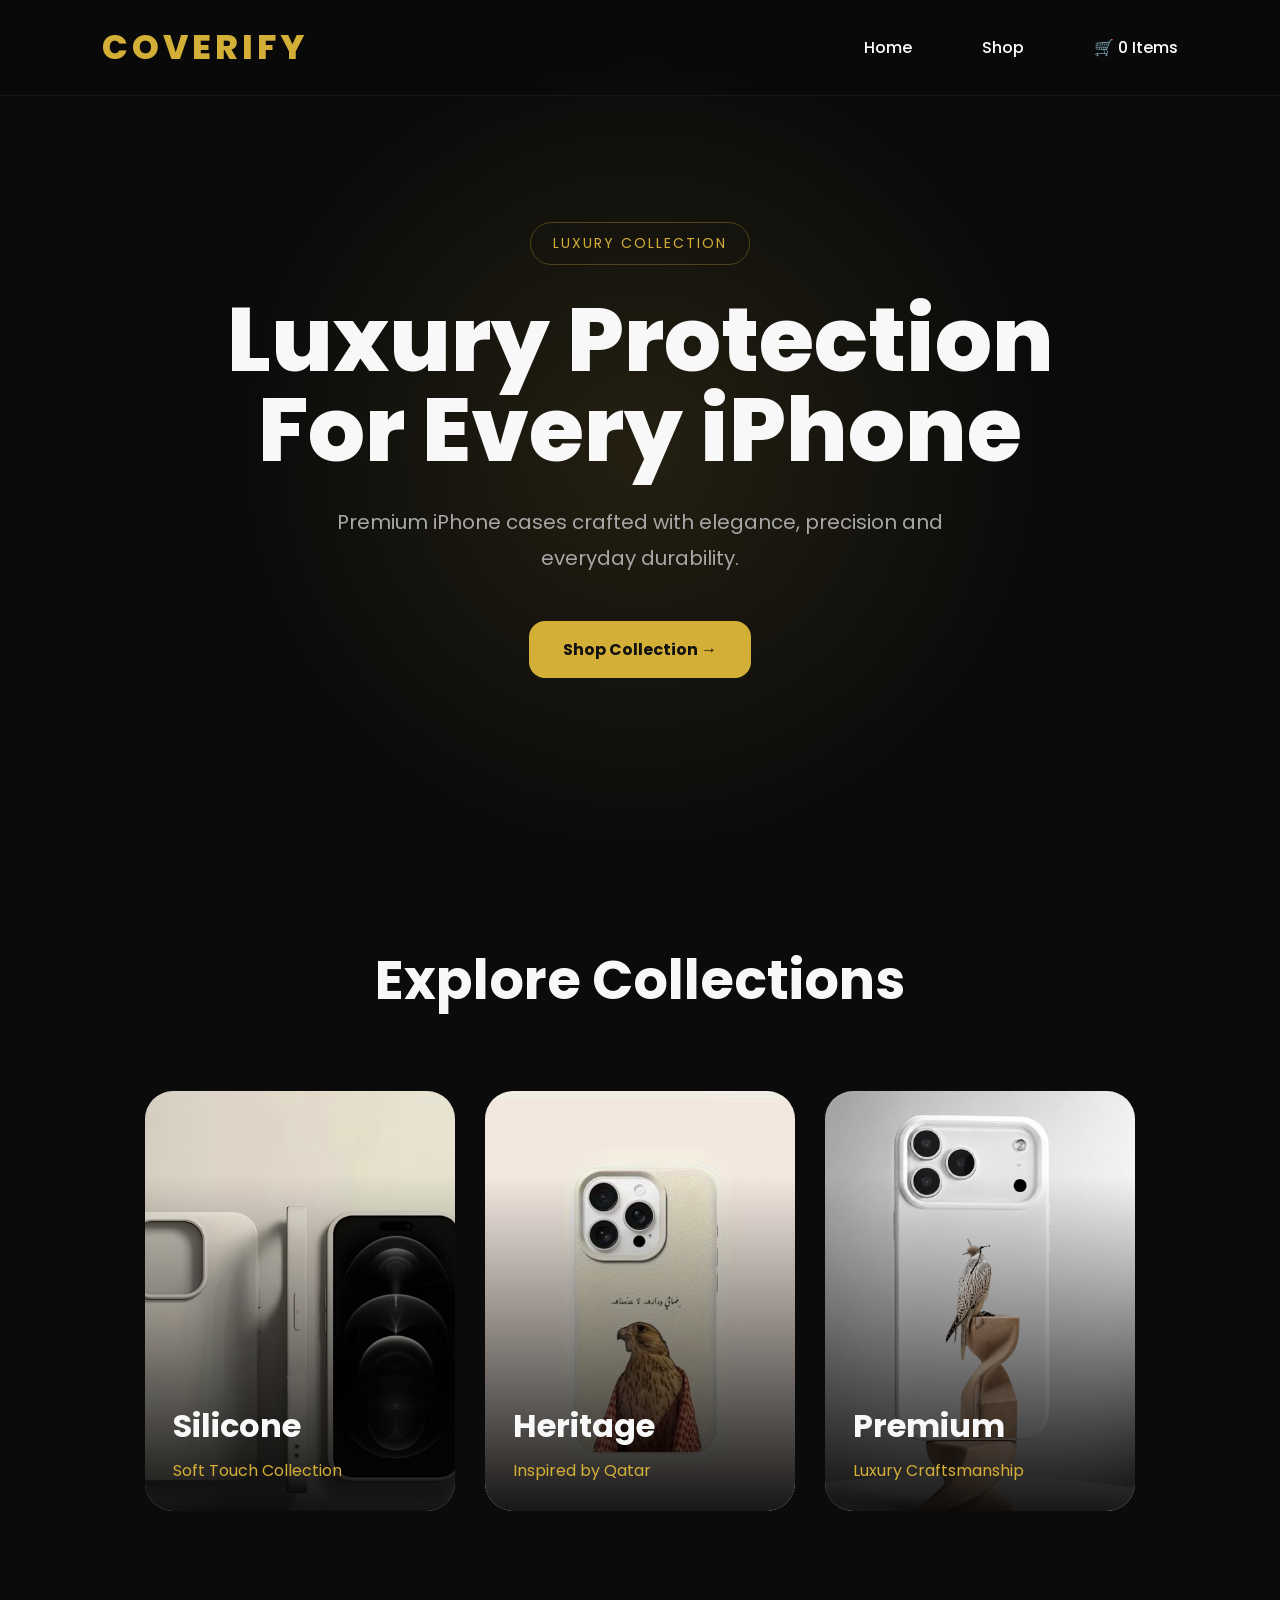
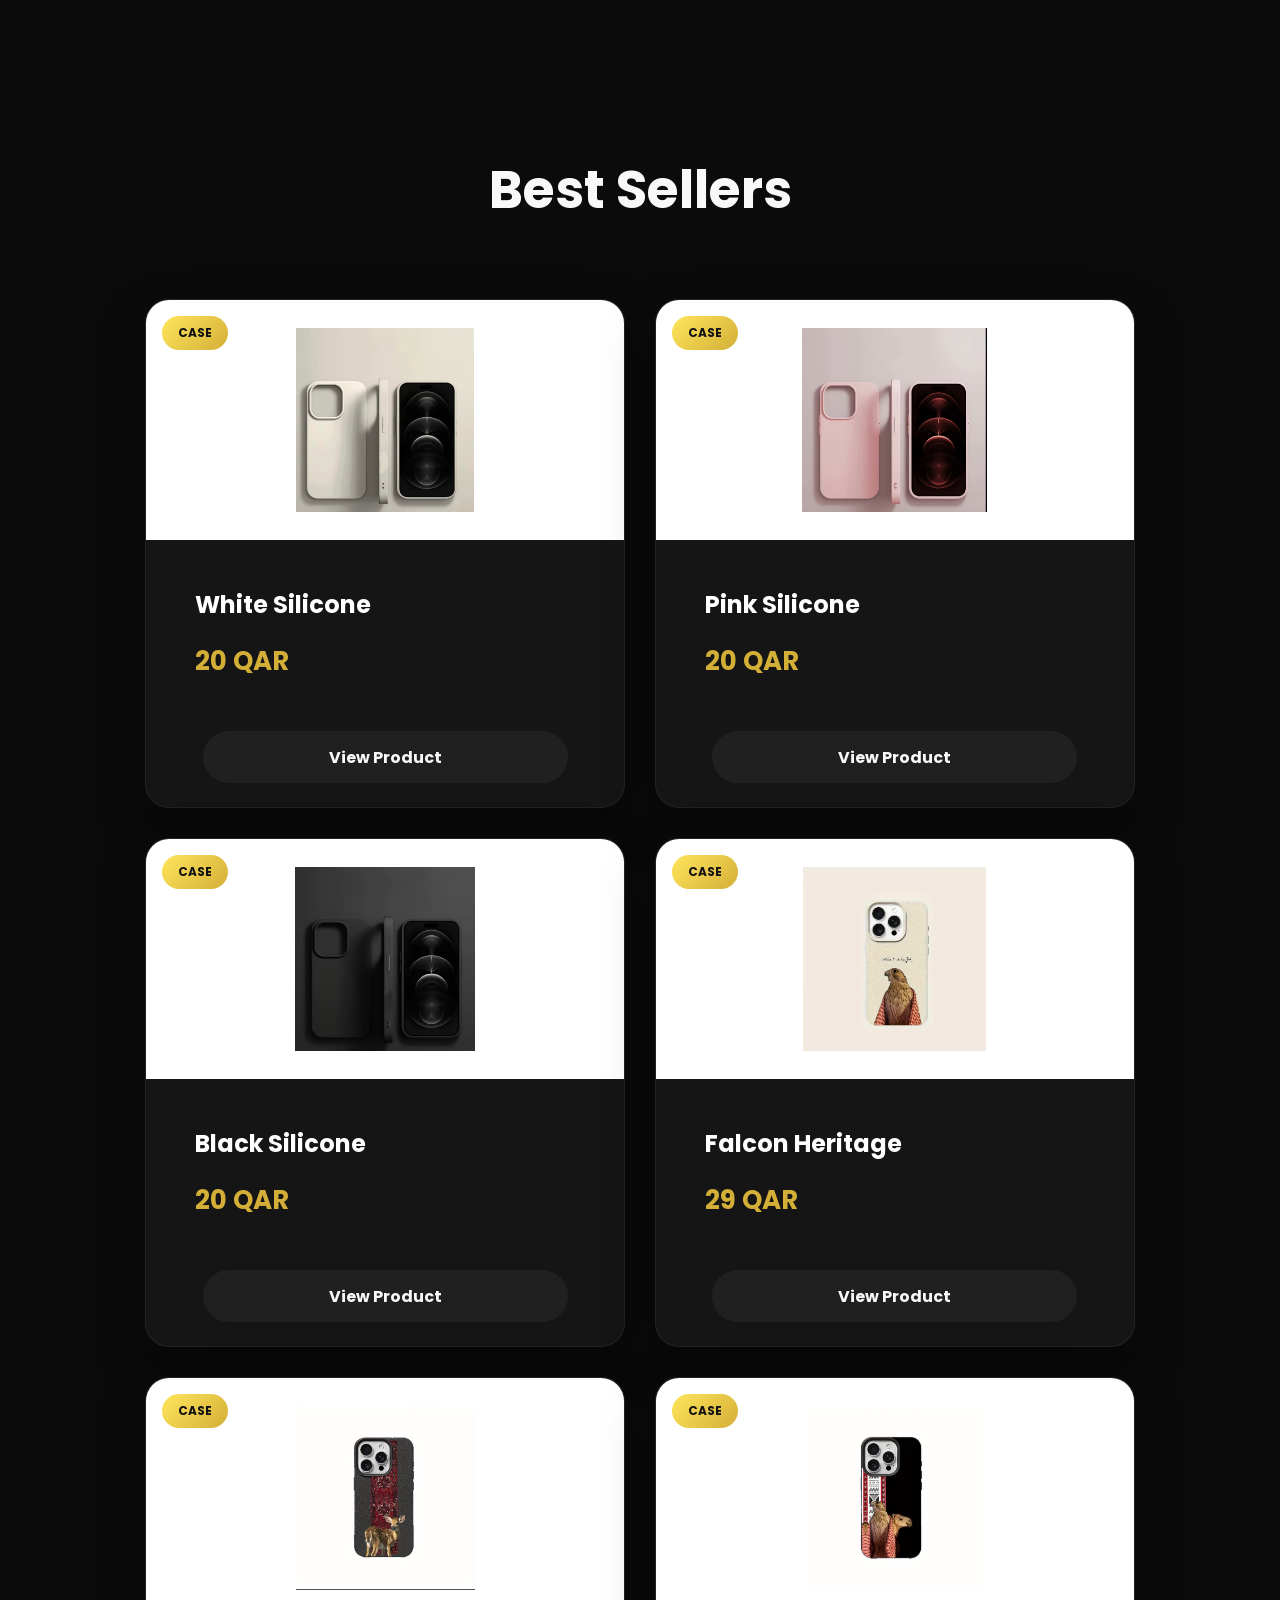
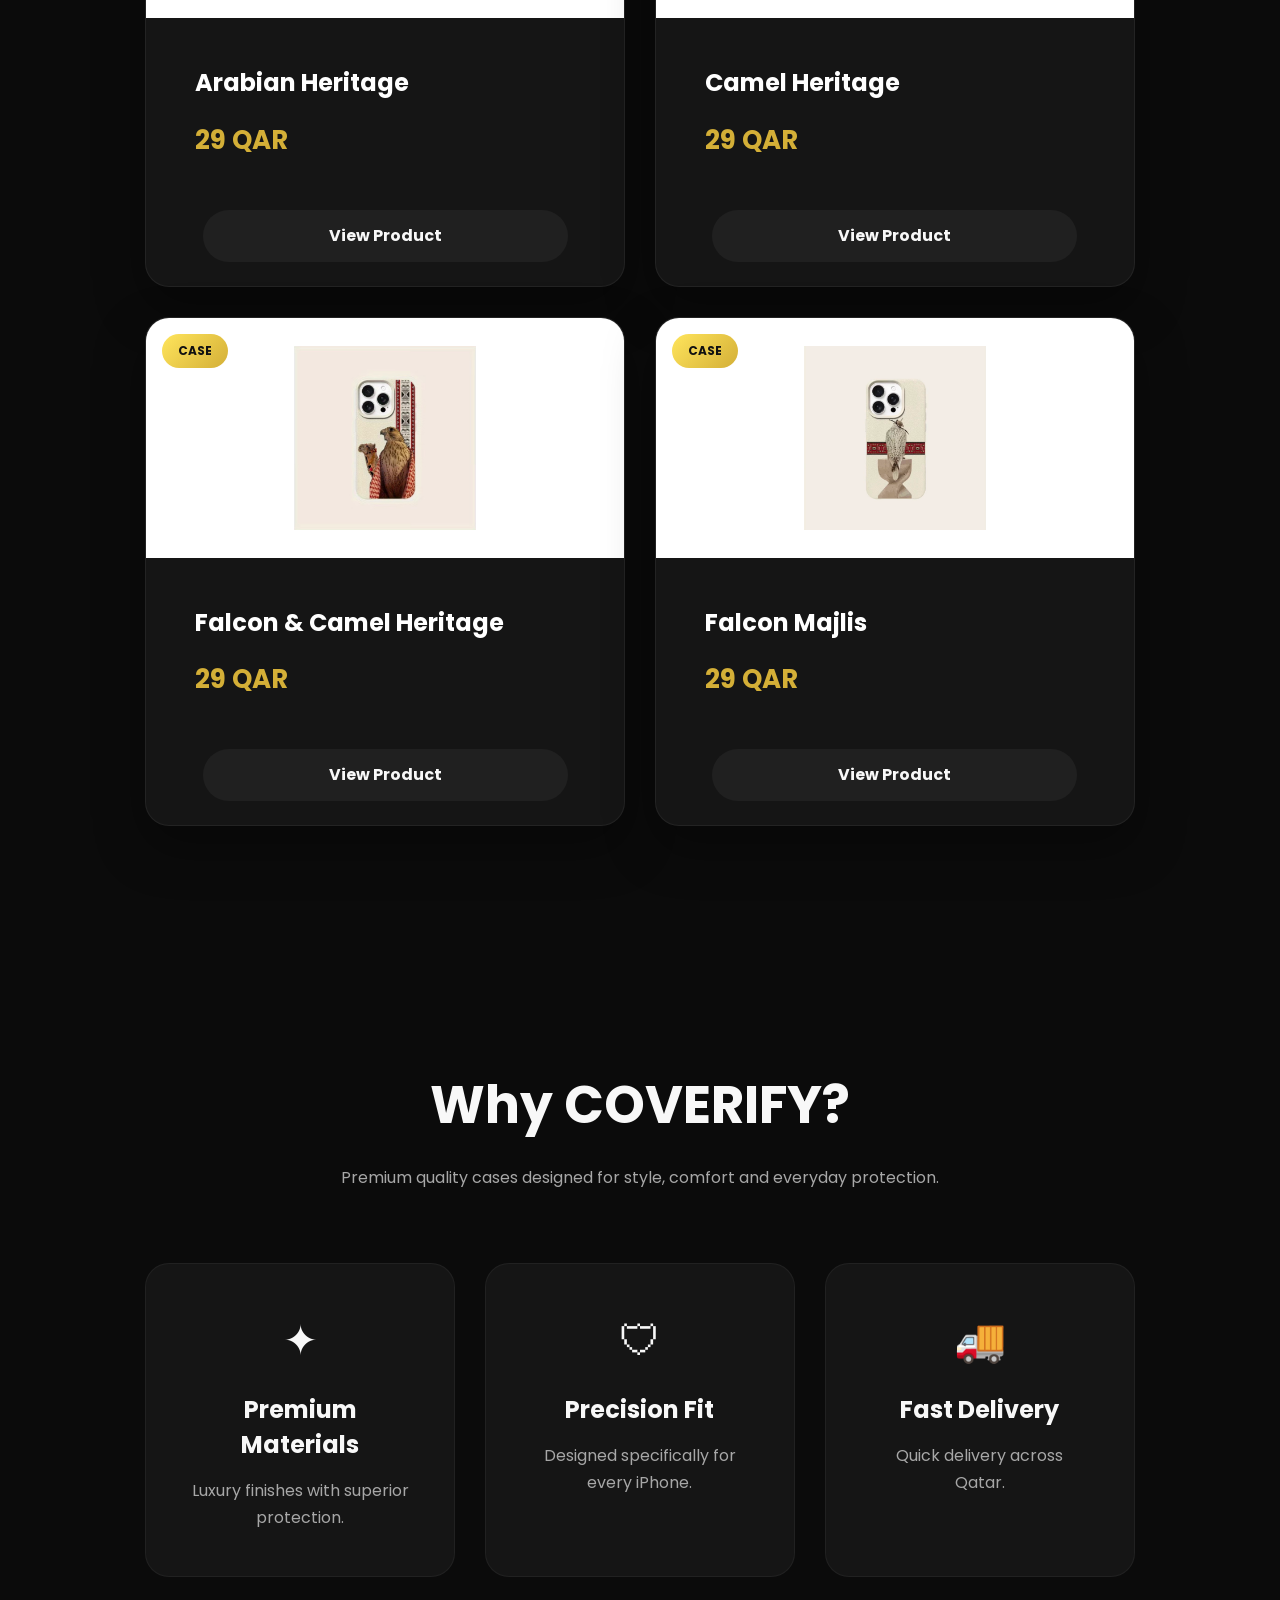
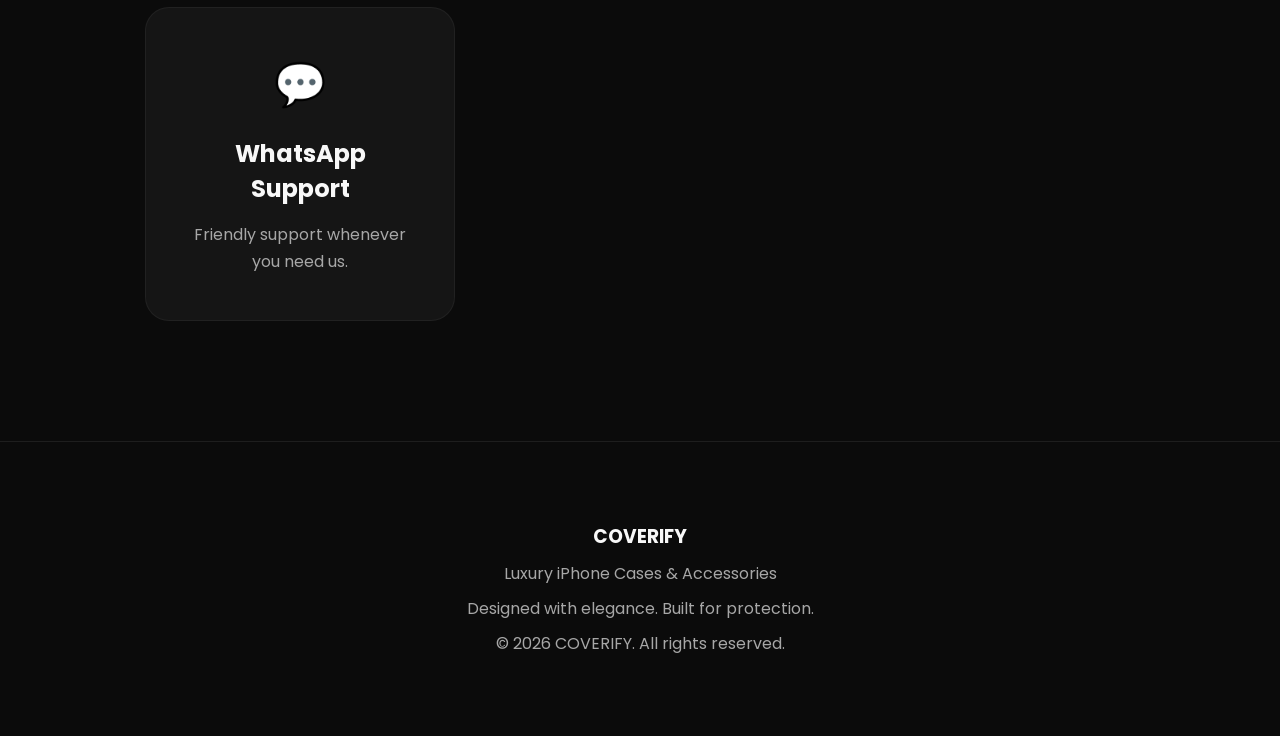
<file: index.html>
<!DOCTYPE html>
<html lang="en">

<head>
    <meta charset="UTF-8">
    <meta name="viewport" content="width=device-width, initial-scale=1.0">

    <title>COVERIFY | Premium iPhone Cases</title>

    <link rel="stylesheet" href="css/common.css">
    <link rel="stylesheet" href="css/home.css">
    <link rel="stylesheet" href="css/shop.css">

    <link href="https://fonts.googleapis.com/css2?family=Poppins:wght@300;400;500;600;700;800&display=swap" rel="stylesheet">
</head>

<body>

<header class="navbar">

    <a href="index.html" class="logo">
        COVERIFY
    </a>

    <nav>

        <a href="index.html">Home</a>

        <a href="shop.html">Shop</a>

        <a href="cart.html">
            🛒 <span id="cart-count">0</span>
        </a>

    </nav>

</header>

<section class="hero reveal">

    <div class="hero-content">

        <span class="hero-tag">
            LUXURY COLLECTION
        </span>

        <h1>
            Luxury Protection<br>
            For Every iPhone
        </h1>

        <p>
            Premium iPhone cases crafted with elegance,
            precision and everyday durability.
        </p>

        <a href="shop.html" class="btn">

            Shop Collection →

        </a>

    </div>

</section>

<section class="collections reveal">

    <div class="container">

        <h2>Explore Collections</h2>

        <div class="collection-grid">

            <a href="shop.html" class="collection-card">

                <img src="images/IMG_9384.PNG">

                <div>

                    <h3>Silicone</h3>

                    <p>Soft Touch Collection</p>

                </div>

            </a>

            <a href="shop.html" class="collection-card">

                <img src="images/IMG_9403.PNG">

                <div>

                    <h3>Heritage</h3>

                    <p>Inspired by Qatar</p>

                </div>

            </a>

            <a href="shop.html" class="collection-card">

                <img src="images/falcon-prestige.jpg">

                <div>

                    <h3>Premium</h3>

                    <p>Luxury Craftsmanship</p>

                </div>

            </a>

        </div>

    </div>

</section>

<section class="featured reveal">

    <div class="container">

        <h2>Best Sellers</h2>

        <div id="featured-products" class="products">

        </div>

    </div>

</section>

<section class="benefits reveal">

    <div class="container">

        <h2>Why COVERIFY?</h2>

        <p class="section-subtitle">

            Premium quality cases designed for style,
            comfort and everyday protection.

        </p>

        <div class="benefit-grid">

            <div class="benefit">

                <div class="benefit-icon">✦</div>

                <h3>Premium Materials</h3>

                <p>Luxury finishes with superior protection.</p>

            </div>

            <div class="benefit">

                <div class="benefit-icon">🛡</div>

                <h3>Precision Fit</h3>

                <p>Designed specifically for every iPhone.</p>

            </div>

            <div class="benefit">

                <div class="benefit-icon">🚚</div>

                <h3>Fast Delivery</h3>

                <p>Quick delivery across Qatar.</p>

            </div>

            <div class="benefit">

                <div class="benefit-icon">💬</div>

                <h3>WhatsApp Support</h3>

                <p>Friendly support whenever you need us.</p>

            </div>

        </div>

    </div>

</section>

<footer>

    <h3>COVERIFY</h3>

    <p>Luxury iPhone Cases & Accessories</p>

    <p>Designed with elegance. Built for protection.</p>

    <p>© 2026 COVERIFY. All rights reserved.</p>

</footer>

<script src="js/products.js"></script>
<script src="js/cart.js"></script>
<script src="js/home.js"></script>
<script src="js/animations.js"></script>

</body>
</html>
</file>
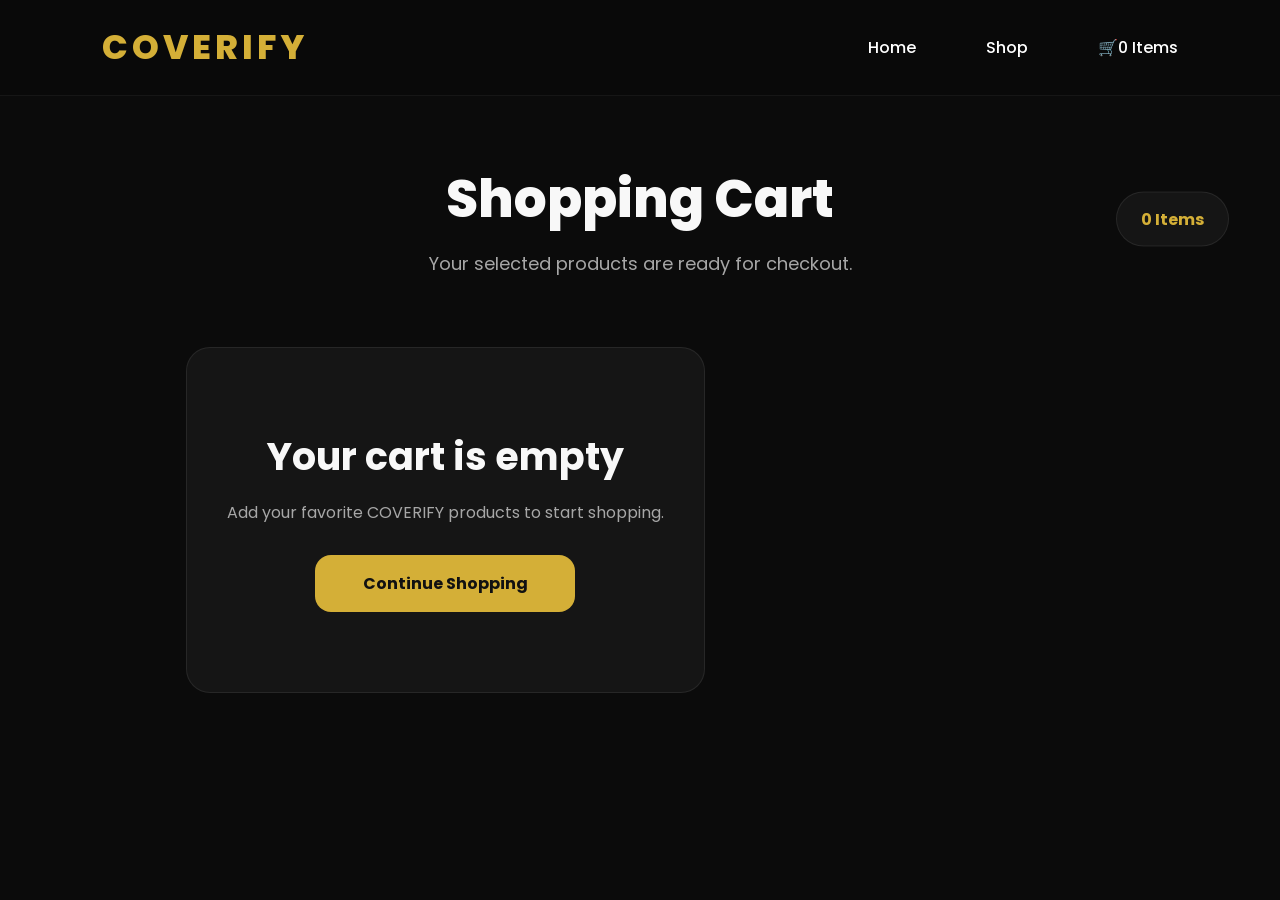
<file: cart.html>
<!DOCTYPE html>
<html lang="en">

<head>

    <meta charset="UTF-8">
    <meta name="viewport" content="width=device-width, initial-scale=1.0">

    <title>Cart | COVERIFY</title>

    <link rel="stylesheet" href="css/common.css">
    <link rel="stylesheet" href="css/cart.css">

    <link href="https://fonts.googleapis.com/css2?family=Poppins:wght@300;400;500;600;700&display=swap" rel="stylesheet">

</head>

<body>

<header class="navbar">

    <div class="logo">COVERIFY</div>

    <nav>

        <a href="index.html">Home</a>

        <a href="shop.html">Shop</a>

        <a href="cart.html">
            🛒<span id="cart-count">0 Items</span>
        </a>

    </nav>

</header>

<section class="cart-page">

    <div class="container">

        <div class="cart-header">

            <div class="cart-title">

                <h1>Shopping Cart</h1>

                <p>Your selected products are ready for checkout.</p>

            </div>

            <div class="cart-counter">

                <span id="cart-count-large">0 Items</span>

            </div>

        </div>

        <div class="cart-layout">

            <!-- LEFT -->

            <div class="cart-products">

                <div id="cart-items"></div>

            </div>

            <!-- RIGHT -->

            <aside class="cart-summary">

                <h2>Order Summary</h2>

                <div class="summary-row">

                    <span>Subtotal</span>

                    <span id="subtotal">0 QAR</span>

                </div>

                <div class="summary-row">

                    <span>Delivery</span>

                    <span id="delivery">10 QAR</span>

                </div>

                <div class="summary-row total">

                    <span>Total</span>

                    <span id="total">0 QAR</span>

                </div>

                <button class="checkout-btn" id="checkout-btn">

                    Place Order on WhatsApp

                </button>

                <div class="secure-note">

                    ✓ Fast delivery across Qatar

                </div>

            </aside>

        </div>

    </div>

</section>

<script src="js/products.js"></script>
<script src="js/cart.js"></script>
<script src="js/animations.js"></script>

</body>

</html>
</file>
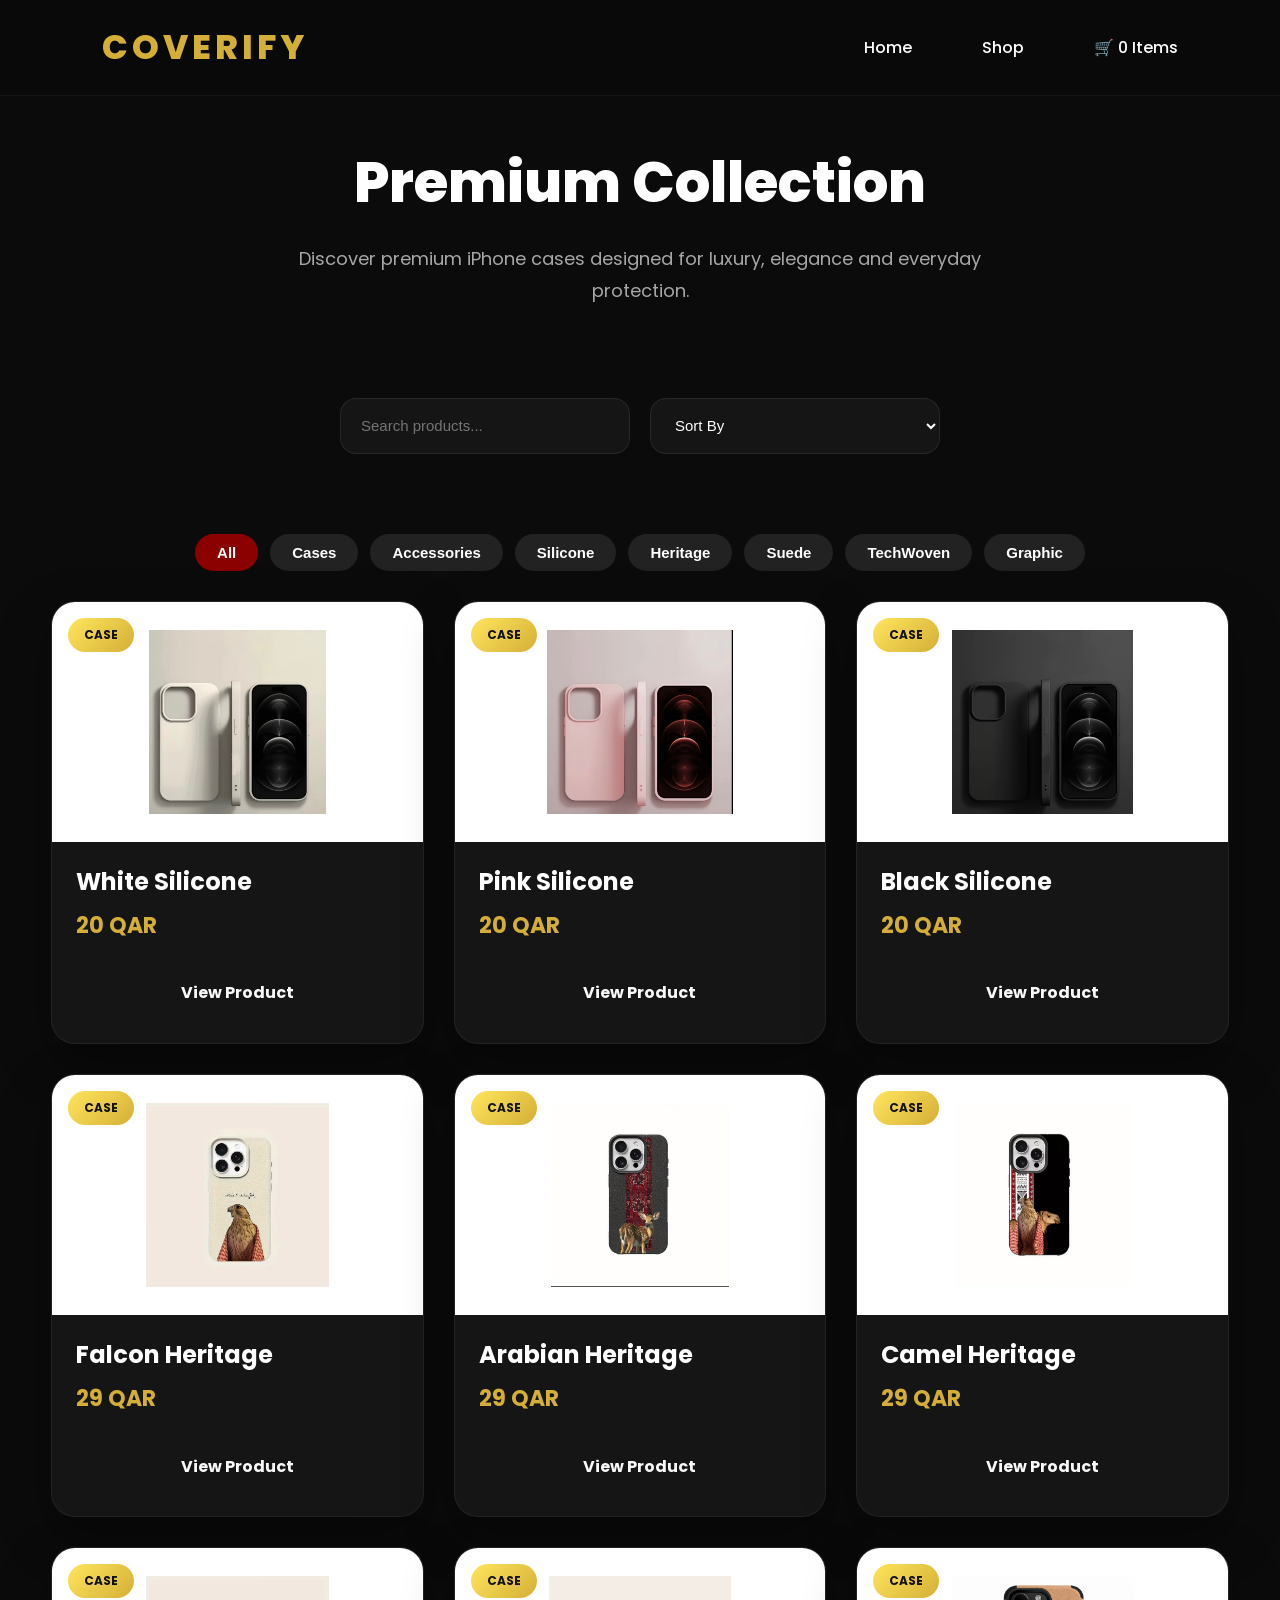
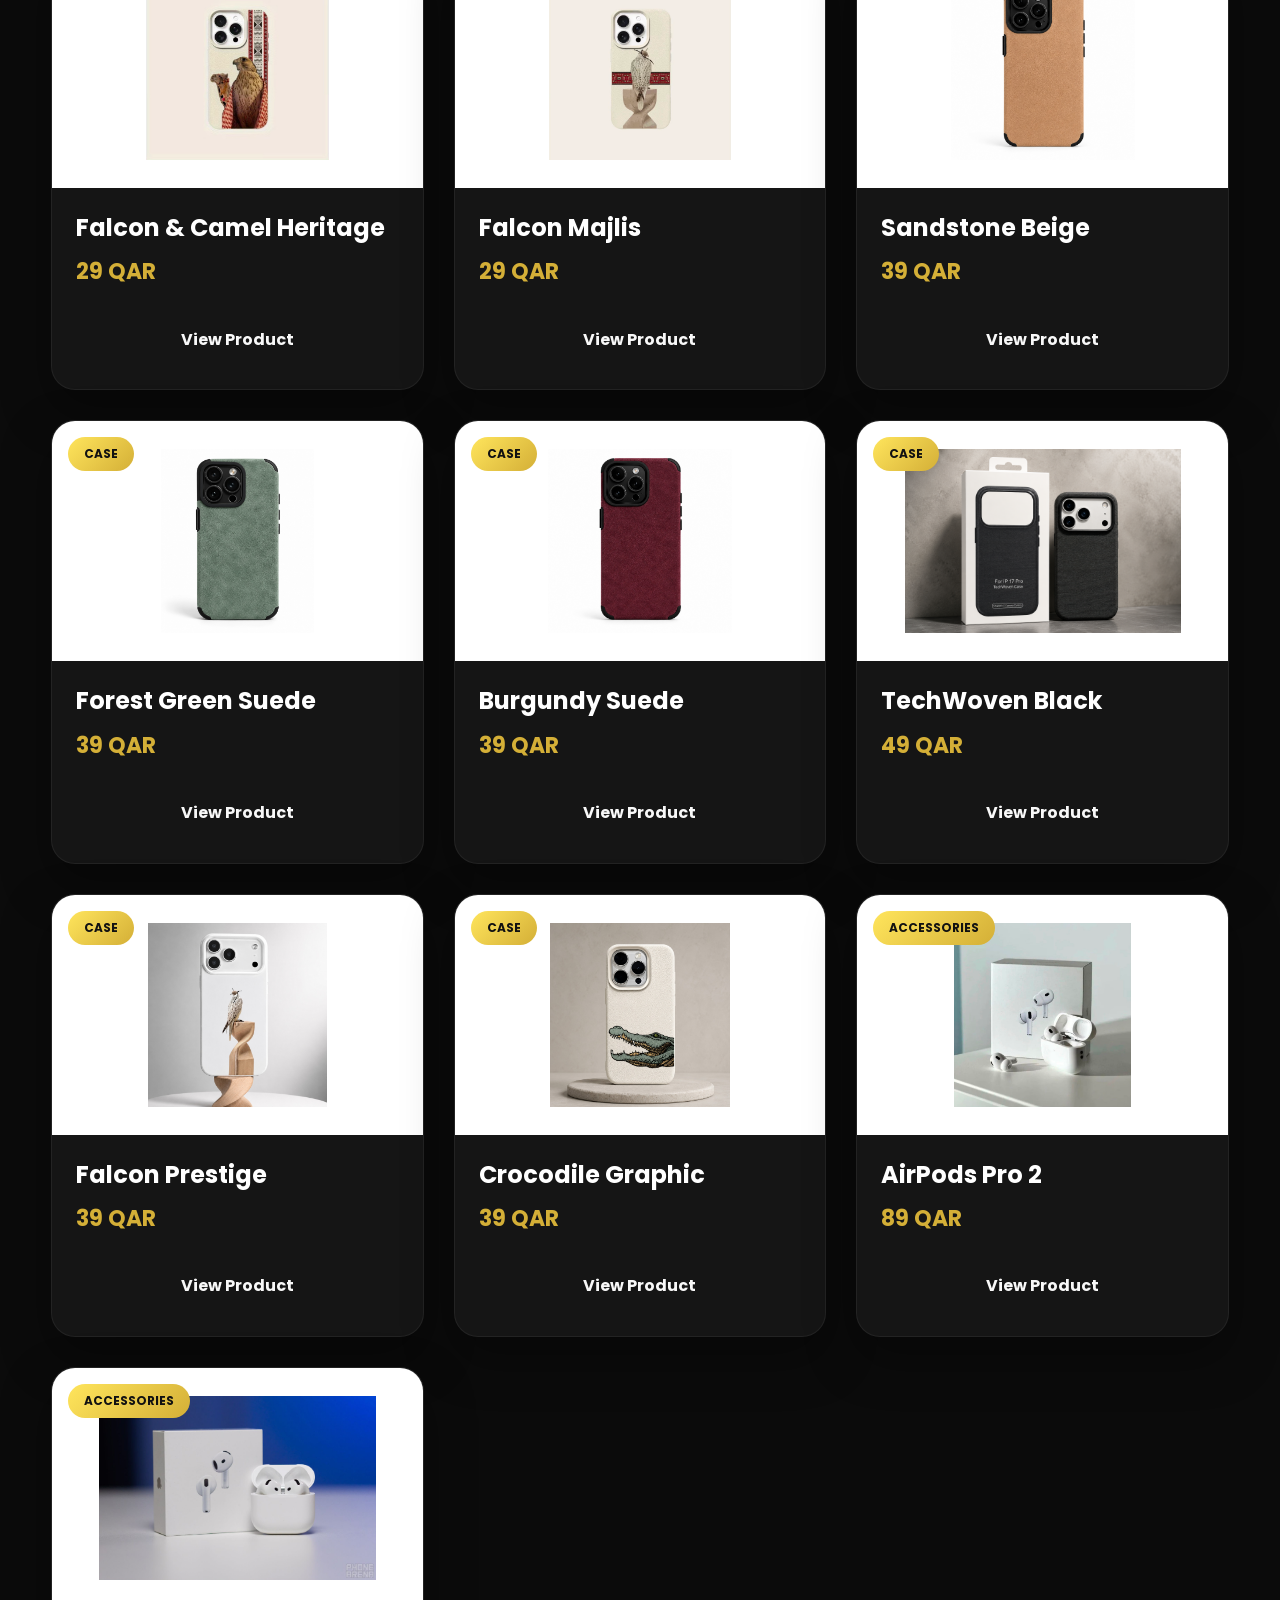
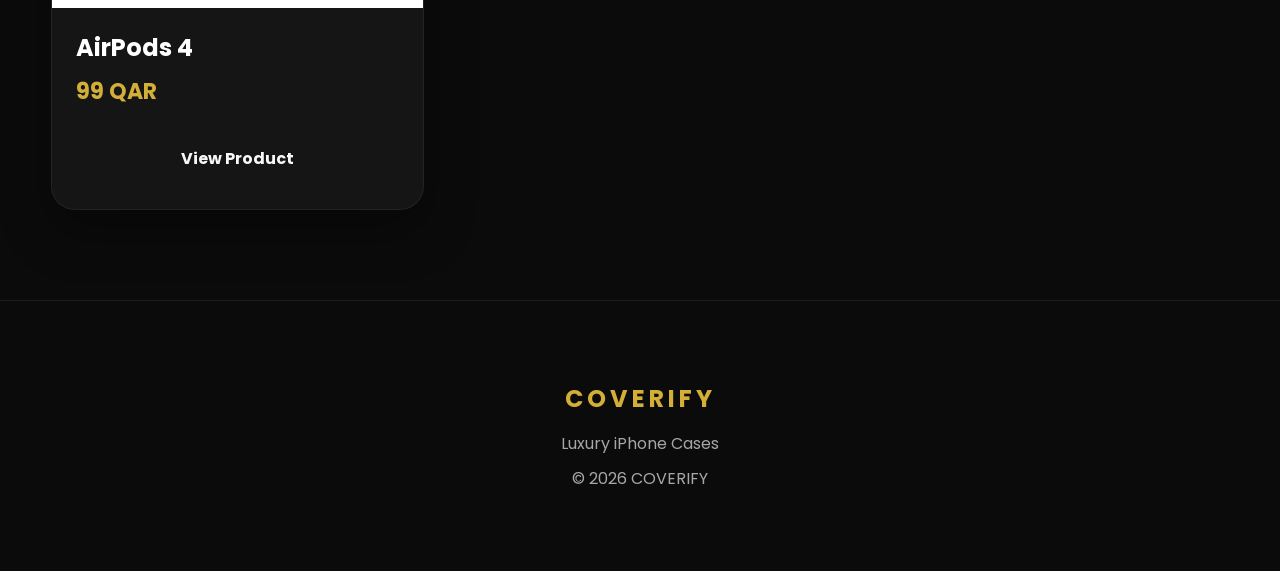
<file: product.html>
<!DOCTYPE html>
<html lang="en">

<head>

<meta charset="UTF-8">
<meta name="viewport" content="width=device-width, initial-scale=1.0">

<title>Product | COVERIFY</title>

<link rel="stylesheet" href="css/common.css">
<link rel="stylesheet" href="css/product.css">
<link rel="stylesheet" href="css/shop.css">

<link href="https://fonts.googleapis.com/css2?family=Poppins:wght@300;400;500;600;700&display=swap" rel="stylesheet">

</head>

<body>

<header class="navbar">

<div class="logo">COVERIFY</div>

<nav>

<a href="index.html">Home</a>
<a href="shop.html">Shop</a>
<a href="cart.html">
🛒 <span id="cart-count">0</span>
</a>

</nav>

</header>

<section class="product-page">

<div class="product-container reveal">
    <div class="product-image">

    <div class="image-card">

        <img id="product-image" alt="Product Image">

    </div>

</div>
    <div class="product-info">

        <span class="product-category">
            Premium Collection
        </span>

        <h1 id="product-name"></h1>

        <div class="rating">

            ★★★★★

            <span>4.9 (128 Reviews)</span>

        </div>

        <h2 id="product-price"></h2>

        <p id="product-description"></p>

        <div class="feature-list">

    <div class="feature">
        <span>🛡️</span>
        <p>Premium Materials</p>
    </div>

    <div class="feature">
        <span>📷</span>
        <p>Raised Camera Protection</p>
    </div>

    <div class="feature">
        <span>📱</span>
        <p>Precision Fit</p>
    </div>

    <div class="feature">
        <span>🚚</span>
        <p>Fast Delivery in Qatar</p>
    </div>

</div>

        <div class="purchase-box">

            <label for="phone-model">

                Choose your iPhone

            </label>

            <select id="phone-model"></select>

            <label>

                Quantity

            </label>

            <div class="quantity">

                <button onclick="changeQty(-1)">−</button>

                <input id="qty" value="1" readonly>

                <button onclick="changeQty(1)">+</button>

            </div>

           <button id="addCart" class="btn">
    Add to Cart
</button>

<a href="cart.html" id="goCart" class="btn go-cart-btn" style="display:none;">
    🛒 Go to Cart
</a>


        </div>

    </div>

</div>

</section>
<section class="related-products">

    <div class="container">

        <h2>You May Also Like</h2>

        <div id="related-grid" class="products"></div>

    </div>

</section>
<script src="js/products.js"></script>
<script src="js/product.js"></script>
<script src="js/animations.js"></script>
</body>

</html>
</file>
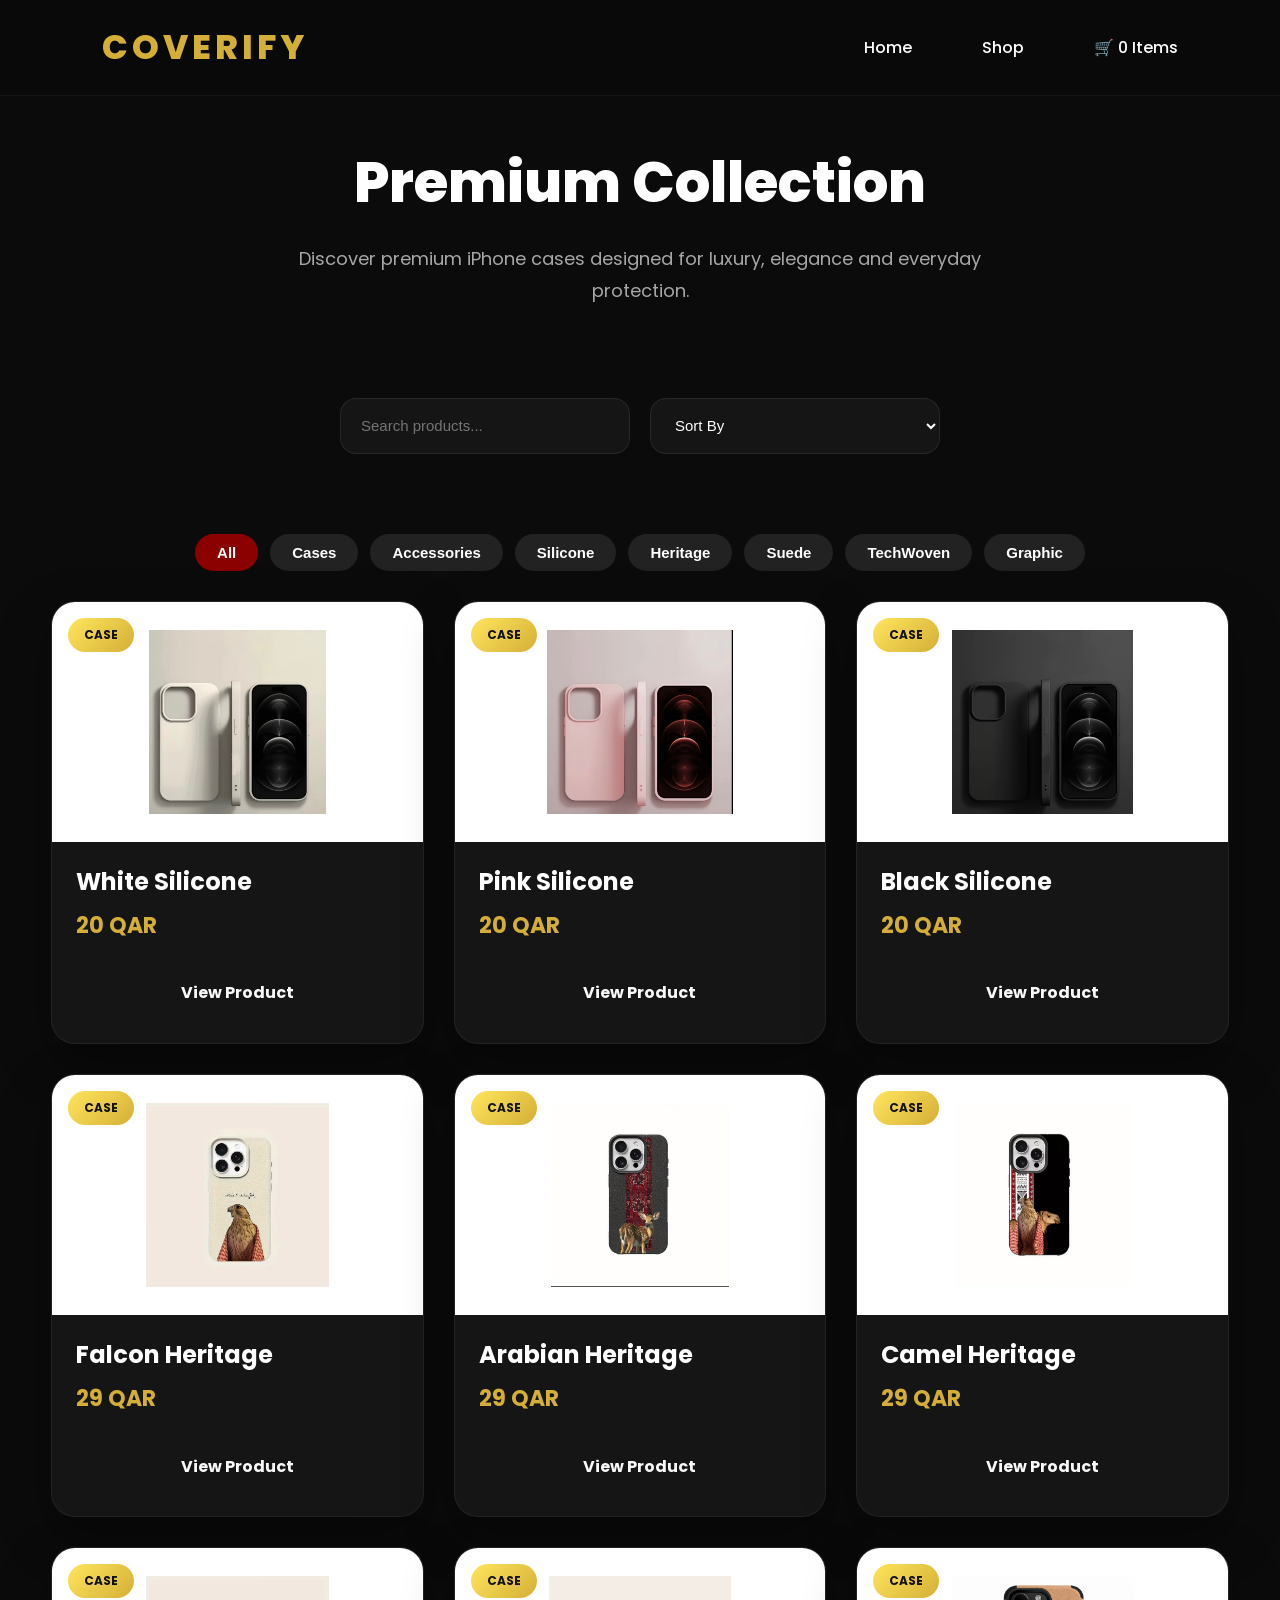
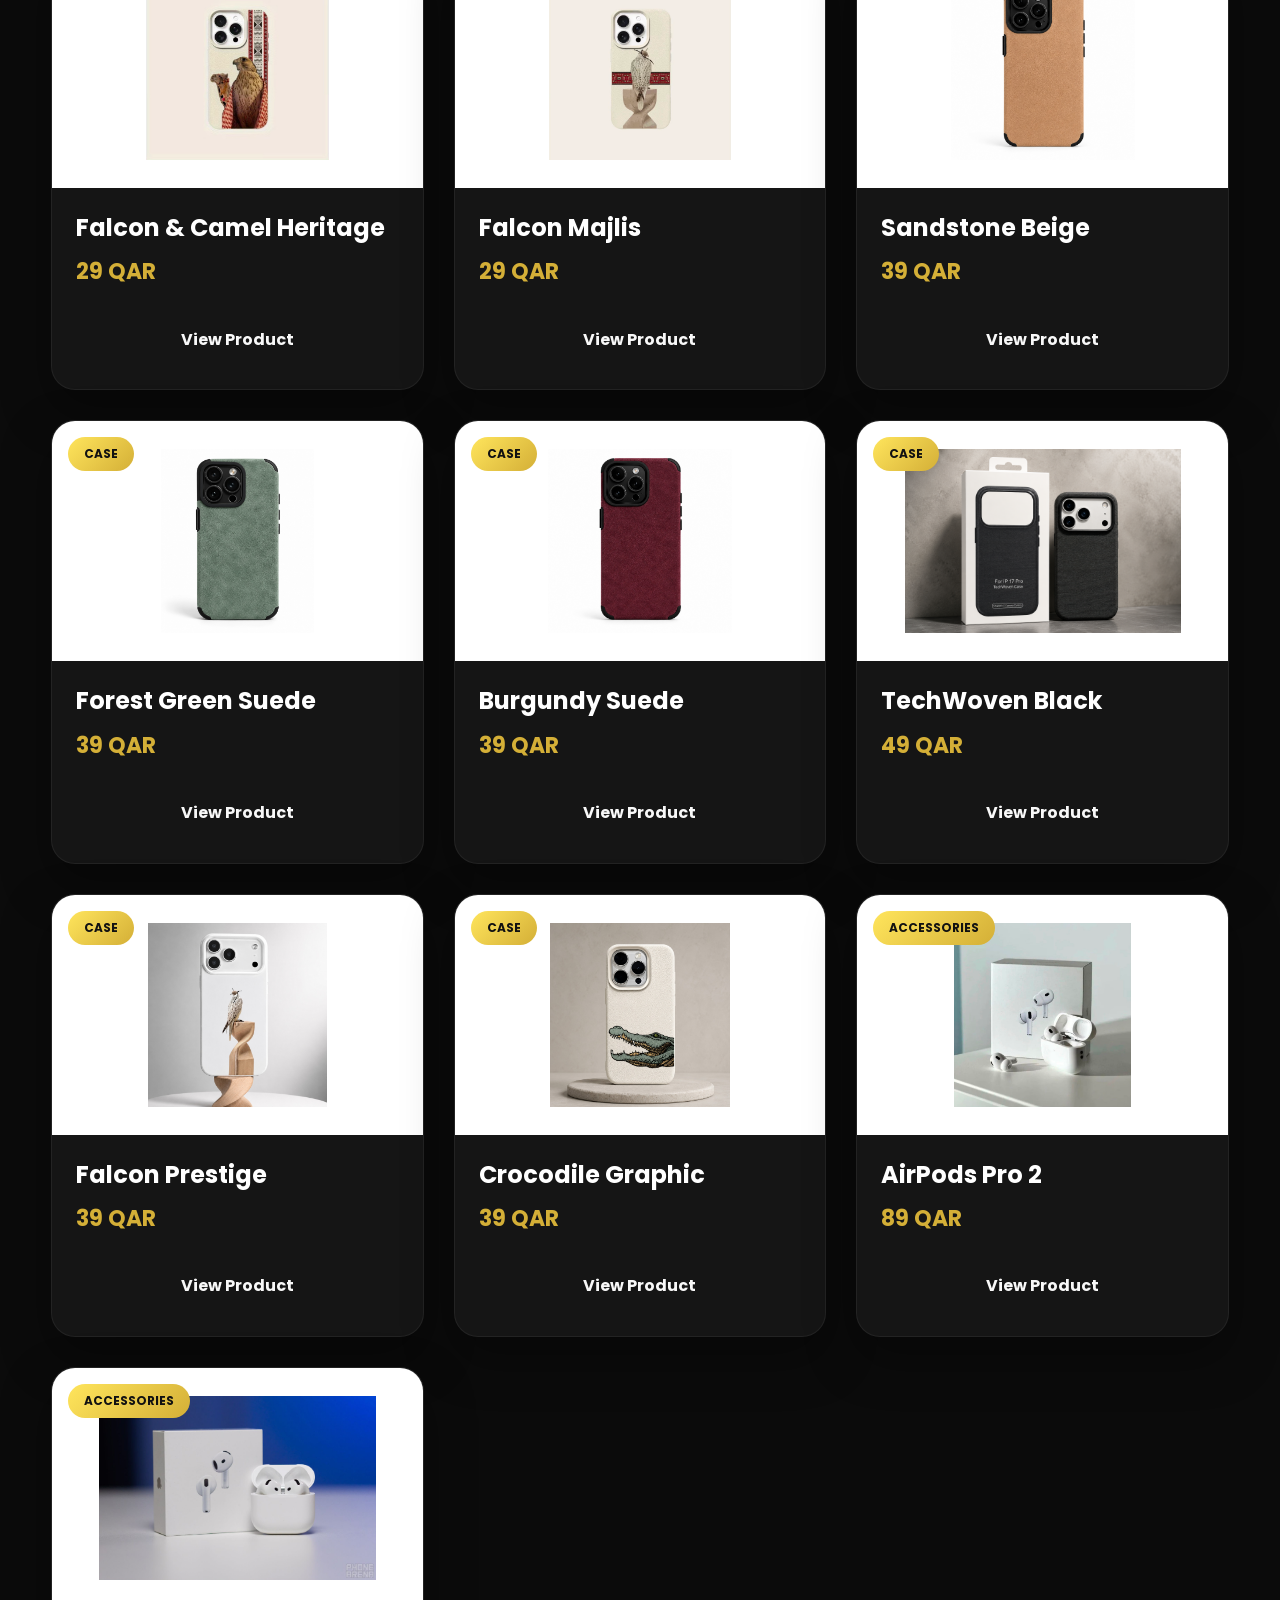
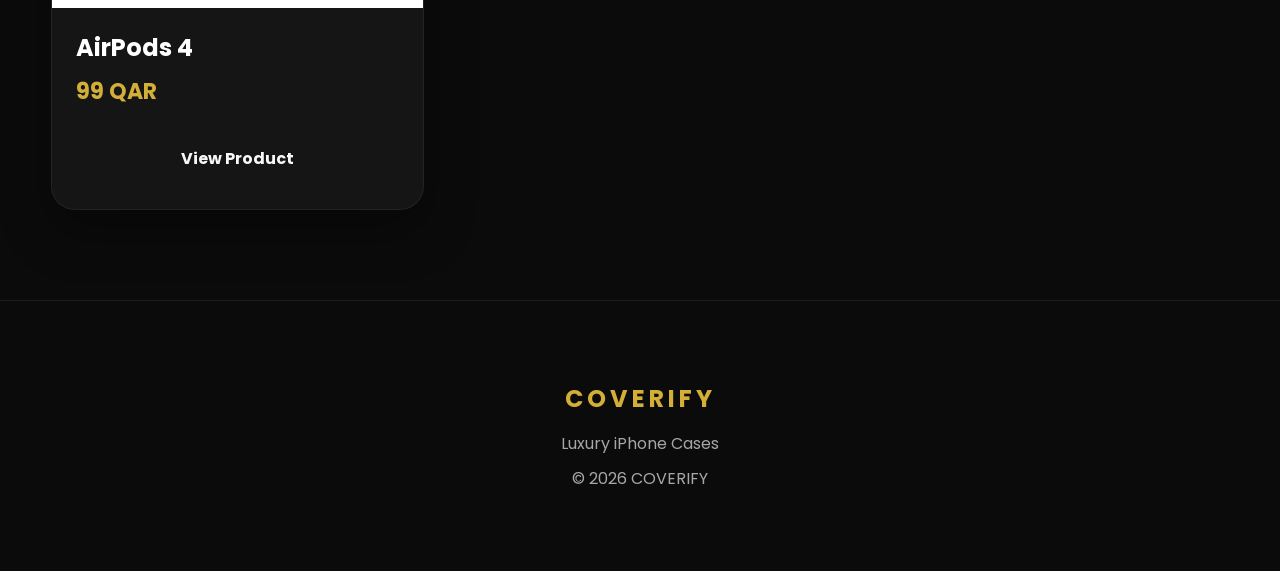
<file: shop.html>
<!DOCTYPE html>
<html lang="en">

<head>

    <meta charset="UTF-8">
    <meta name="viewport" content="width=device-width, initial-scale=1.0">

    <title>Shop | COVERIFY</title>

    <link rel="stylesheet" href="css/common.css">
    <link rel="stylesheet" href="css/shop.css">

    <link href="https://fonts.googleapis.com/css2?family=Poppins:wght@300;400;500;600;700;800&display=swap" rel="stylesheet">

</head>

<body>

<!-- ===========================
     NAVBAR
=========================== -->

<header class="navbar">

    <a href="index.html" class="logo">
        COVERIFY
    </a>

    <nav>

        <a href="index.html">Home</a>

        <a href="shop.html" class="active">Shop</a>

        <a href="cart.html">
            🛒 <span id="cart-count">0 Items</span>
        </a>

    </nav>

</header>

<!-- ===========================
     HERO
=========================== -->

<section class="shop-hero">

    <div class="container">

        <h1>Premium Collection</h1>

        <p>
            Discover premium iPhone cases designed for luxury,
            elegance and everyday protection.
        </p>

    </div>

</section>

<!-- ===========================
     SEARCH & SORT
=========================== -->

<section class="shop-toolbar">

    <div class="container toolbar">

        <input
            id="search"
            type="text"
            placeholder="Search products..."
        >

        <select id="sort">

            <option value="default">Sort By</option>
            <option value="low">Price: Low → High</option>
            <option value="high">Price: High → Low</option>

        </select>

    </div>

</section>

<!-- ===========================
     FILTERS
=========================== -->

<section class="shop-filters">

    <div class="container">

        <div class="filters">

            <button class="filter-btn active" data-filter="all">All</button>

            <button class="filter-btn" data-filter="case">Cases</button>

            <button class="filter-btn" data-filter="accessories">Accessories</button>

            <button class="filter-btn" data-filter="silicone">Silicone</button>

            <button class="filter-btn" data-filter="heritage">Heritage</button>

            <button class="filter-btn" data-filter="suede">Suede</button>

            <button class="filter-btn" data-filter="techwoven">TechWoven</button>

             <button class="filter-btn" data-filter="graphic">Graphic</button>

        </div>

    </div>

</section>

<!-- ===========================
     PRODUCTS
=========================== -->

<section class="shop-grid">

    <div class="container">

        <div id="products" class="products"></div>

    </div>

</section>

<!-- ===========================
     FOOTER
=========================== -->

<footer>

    <h2>COVERIFY</h2>

    <p>Luxury iPhone Cases</p>

    <p>© 2026 COVERIFY</p>

</footer>

<!-- ===========================
     SCRIPTS
=========================== -->

<script src="js/products.js"></script>
<script src="js/cart.js"></script>
<script src="js/shop.js"></script>
<script src="js/animations.js"></script>

</body>

</html>
</file>
<file: css/common.css>
/* ==========================================
   COVERIFY V3 - COMMON STYLES
========================================== */

:root{

    --bg:#0B0B0B;
    --surface:#151515;
    --surface2:#1C1C1C;

    --gold:#D4AF37;
    --gold-light:#F1D67A;

    --white:#F8F8F8;
    --gray:#A7A7A7;

    --radius:24px;

    --transition:.35s ease;

    --shadow:
        0 20px 50px rgba(0,0,0,.35);

}

*{
    margin:0;
    padding:0;
    box-sizing:border-box;
}

html{
    scroll-behavior:smooth;
}

body{

    background:var(--bg);

    color:var(--white);

    font-family:'Poppins',sans-serif;

    overflow-x:hidden;

}

img{

    width:100%;

    display:block;

}

a{

    text-decoration:none;

    color:inherit;

}

section{

    padding:120px 8%;

}

.container{

    width:min(1300px,92%);

    margin:auto;

}
.navbar{

    position:fixed;

    top:0;

    left:0;

    width:100%;

    z-index:1000;

    display:flex;

    justify-content:space-between;

    align-items:center;

    padding:22px 8%;

    background:rgba(10,10,10,.75);

    backdrop-filter:blur(14px);

    border-bottom:1px solid rgba(255,255,255,.05);

}

.logo{

    font-size:34px;

    font-weight:800;

    letter-spacing:4px;

    color:var(--gold);

}

nav{

    display:flex;

    gap:35px;

}

nav a{

    position:relative;

    margin-left:35px;

    color:white;

    text-decoration:none;

    font-weight:500;

    transition:.3s;

}

nav a::after{

    content:"";

    position:absolute;

    left:0;

    bottom:-8px;

    width:0;

    height:2px;

    background:var(--gold);

    transition:.3s;

}

nav a:hover{

    color:var(--gold);

}

nav a:hover::after{

    width:100%;

}
.btn{

    display:inline-flex;

    align-items:center;

    justify-content:center;

    gap:10px;

    padding:16px 34px;

    border:none;

    border-radius:16px;

    background:var(--gold);

    color:#111;

    font-weight:700;

    font-size:16px;

    cursor:pointer;

    transition:all .35s ease;

}

.btn:hover{

    transform:translateY(-4px);

    box-shadow:0 15px 35px rgba(212,175,55,.35);

}

.btn:active{

    transform:translateY(-1px);

}
footer{

    padding:80px 8%;

    border-top:1px solid rgba(255,255,255,.08);

    text-align:center;

}

footer h2{

    color:var(--gold);

    letter-spacing:4px;

    margin-bottom:15px;

}

footer p{

    color:var(--gray);

    margin-top:10px;

}
/* ==========================================
   PAGE ANIMATIONS
========================================== */

body{

    animation:fadePage .6s ease;

}

@keyframes fadePage{

    from{

        opacity:0;

        transform:translateY(10px);

    }

    to{

        opacity:1;

        transform:translateY(0);

    }

}
.reveal{

    opacity:0;

    transform:translateY(50px);

    transition:all .8s ease;

}

.reveal.active{

    opacity:1;

    transform:translateY(0);

}
/* ===========================
   Mobile Navbar
=========================== */

@media (max-width:768px){

    .navbar{
        flex-direction:column;
        gap:15px;
        padding:20px;
    }

    .navbar nav{
        display:flex;
        flex-wrap:wrap;
        justify-content:center;
        gap:20px;
    }

    .logo{
        font-size:2rem;
    }

}
</file>
<file: css/home.css>
/* ==========================================
   COVERIFY V3 - HOME
========================================== */

/* HERO */

.hero{

    min-height:100vh;

    display:flex;

    justify-content:center;

    align-items:center;

    text-align:center;

    position:relative;

    overflow:hidden;

}

.hero::before{

    content:"";

    position:absolute;

    width:800px;
    height:800px;

    border-radius:50%;

    background:
    radial-gradient(circle,
    rgba(212,175,55,.12),
    transparent 70%);

    z-index:-1;

}

.hero-content{

    max-width:850px;

}

.hero-tag{

    display:inline-block;

    margin-bottom:30px;

    padding:10px 22px;

    border-radius:999px;

    border:1px solid rgba(212,175,55,.3);

    color:var(--gold);

    font-size:14px;

    letter-spacing:2px;

    text-transform:uppercase;

}

.hero h1{

    font-size:clamp(58px,7vw,92px);

    line-height:1;

    font-weight:800;

    margin-bottom:30px;

}

.hero p{

    max-width:700px;

    margin:auto;

    margin-bottom:45px;

    font-size:20px;

    color:var(--gray);

    line-height:1.8;

}

/* COLLECTIONS */

.collections{

    padding-top:40px;

}

.collections h2{

    text-align:center;

    font-size:54px;

    margin-bottom:70px;

}

.collection-grid{

    display:grid;

    grid-template-columns:repeat(auto-fit,minmax(270px,1fr));

    gap:30px;

}

.collection-card{

    position:relative;

    height:420px;

    overflow:hidden;

    border-radius:28px;

    background:var(--surface);

    transition:var(--transition);

}

.collection-card img{

    width:100%;

    height:100%;

    object-fit:cover;

    transition:.6s;

}

.collection-card::after{

    content:"";

    position:absolute;

    inset:0;

    background:
    linear-gradient(
        transparent 20%,
        rgba(0,0,0,.9)
    );

}

.collection-card div{

    position:absolute;

    left:28px;

    bottom:28px;

    z-index:2;

}

.collection-card h3{

    font-size:32px;

    margin-bottom:8px;

}

.collection-card p{

    color:var(--gold);

}

.collection-card:hover{

    transform:translateY(-10px);

    box-shadow:var(--shadow);

}

.collection-card:hover img{

    transform:scale(1.08);

}

/* BEST SELLERS */

.featured h2{

    text-align:center;

    font-size:52px;

    margin-bottom:70px;

}

.products{

    display:grid;

    grid-template-columns:repeat(auto-fit,minmax(320px,1fr));

    gap:35px;

}

.card{

    background:var(--surface);

    border-radius:28px;

    overflow:hidden;

    transition:var(--transition);

    border:1px solid rgba(255,255,255,.05);

}

.card:hover{

    transform:translateY(-10px);

    box-shadow:var(--shadow);

}

.card img{

    height:340px;

    object-fit:cover;

    transition:.5s;

}

.card:hover img{

    transform:scale(1.05);

}

.card h3{

    font-size:30px;

    padding:25px 25px 10px;

}

.card p{

    color:var(--gold);

    font-size:26px;

    font-weight:700;

    padding:0 25px 25px;

}

.card-btn{

    display:block;

    margin:0 25px 25px;

    text-align:center;

    padding:16px;

    border-radius:16px;

    background:#202020;

    transition:var(--transition);

    font-weight:600;

}

.card-btn:hover{

    background:var(--gold);

    color:#111;

}

/* BENEFITS */

.benefits{

    text-align:center;

}

.benefits h2{

    font-size:52px;

    margin-bottom:20px;

}

.section-subtitle{

    max-width:700px;

    margin:0 auto 70px;

    color:var(--gray);

    line-height:1.8;

}

.benefit-grid{

    display:grid;

    grid-template-columns:repeat(auto-fit,minmax(250px,1fr));

    gap:30px;

}

.benefit{

    padding:45px;

    border-radius:24px;

    background:var(--surface);

    border:1px solid rgba(255,255,255,.05);

    transition:var(--transition);

}

.benefit:hover{

    transform:translateY(-8px);

    border-color:var(--gold);

}

.benefit-icon{

    font-size:42px;

    margin-bottom:20px;

}

.benefit h3{

    margin-bottom:15px;

    font-size:24px;

}

.benefit p{

    color:var(--gray);

    line-height:1.7;

}

/* MOBILE */

@media (max-width:900px){

.hero h1{

    font-size:56px;

}

.hero p{

    font-size:18px;

}

.collections h2,
.featured h2,
.benefits h2{

    font-size:38px;

}

}
</file>
<file: css/shop.css>
/* =========================================
   COVERIFY SHOP
   ========================================= */

.shop-hero{
    padding:140px 0 70px;
    text-align:center;
}

.shop-hero h1{
    font-size:56px;
    font-weight:800;
    margin-bottom:18px;
    color:#fff;
}

.shop-hero p{
    max-width:700px;
    margin:auto;
    color:var(--gray);
    font-size:18px;
    line-height:1.8;
}

/* =========================================
   Toolbar
   ========================================= */

.shop-toolbar{
    padding:20px 0 60px;
}

.toolbar{

    display:flex;

    justify-content:center;

    align-items:center;

    gap:20px;

    flex-wrap:wrap;

}

.toolbar input,
.toolbar select{

    width:290px;

    height:56px;

    padding:0 20px;

    border:none;

    outline:none;

    border-radius:16px;

    background:var(--surface);

    color:white;

    font-size:15px;

    transition:.3s;

    border:1px solid rgba(255,255,255,.08);

}

.toolbar input:focus,
.toolbar select:focus{

    border-color:var(--gold);

    box-shadow:0 0 0 4px rgba(212,175,55,.15);

}

/* =========================================
   Products Grid
   ========================================= */

.shop-grid{

    padding:20px 0 90px;

}

.products{
    display:grid;
    grid-template-columns:repeat(3,minmax(0,1fr));
    gap:30px;
}

.products .card{
    width:100%;
}
/* =========================================
   Product Card
   ========================================= */

.card{

    position:relative;

    background:var(--surface);

    border-radius:24px;

    overflow:hidden;

    border:1px solid rgba(255,255,255,.06);

    box-shadow:var(--shadow);

    transition:.35s ease;

}

.card:hover{

    transform:translateY(-10px);

    border-color:var(--gold);

    box-shadow:
        0 20px 45px rgba(0,0,0,.35);

}

.card img{

    width:100%;

    height:240px;

    object-fit:contain;

    background:white;

    padding:28px;

    display:block;

}

/* =========================================
   Badge
   ========================================= */

.product-badge{
    position:absolute;
    top:16px;
    left:16px;

    display:flex;
    align-items:center;
    justify-content:center;

    padding:8px 16px;

    background:linear-gradient(135deg,#FFE55C,#D4AF37);

    color:#111;

    font-size:12px;
    font-weight:700;

    border-radius:999px;

    text-transform:uppercase;

    z-index:100;
}

/* =========================================
   Card Content
   ========================================= */

.card-content{

    padding:24px;

}

.card-content h3{

    font-size:24px;

    font-weight:700;

    color:white;

    margin-bottom:12px;

    line-height:1.3;

}

.price{

    color:var(--gold);

    font-size:22px;

    font-weight:700;

    margin-bottom:22px;

}

/* =========================================
   Button
   ========================================= */

.card-btn{
    display:flex;
    justify-content:center;
    align-items:center;

    width:85%;

    height:52px;

    margin:25px auto 0;

    border-radius:999px;

    text-decoration:none;

    font-weight:700;
}

.card-btn:hover{

    transform:translateY(-3px);

    box-shadow:
        0 15px 35px rgba(212,175,55,.35);

}
/* =========================================
   Related Products
   ========================================= */

.related-products{

    padding:90px 0;

}

.related-products h2{

    text-align:center;

    font-size:42px;

    font-weight:800;

    color:white;

    margin-bottom:50px;

}

/* =========================================
   Smooth Animations
   ========================================= */

.card,
.card img,
.card-btn{

    transition:.35s ease;

}

.card:hover img{

    transform:scale(1.05);

}

/* =========================================
   Mobile
   ========================================= */

@media (max-width:768px){

    .shop-hero{

        padding:120px 0 50px;

    }

    .shop-hero h1{

        font-size:40px;

    }

    .shop-hero p{

        font-size:16px;

        padding:0 15px;

    }

    .toolbar{

        flex-direction:column;

        align-items:center;

    }

    .toolbar input,
    .toolbar select{

        width:100%;

        max-width:400px;

    }

    .products{

        grid-template-columns:1fr;

        gap:25px;

    }

    .card img{

        height:220px;

        padding:22px;

    }

    .card-content{

        padding:20px;

    }

    .card-content h3{

        font-size:22px;

    }

    .price{

        font-size:20px;

    }

    .related-products{

        padding:70px 0;

    }

    .related-products h2{

        font-size:34px;

        margin-bottom:35px;

    }

}

/* =========================================
   Large Screens
   ========================================= */

.products{
    display:grid;
    grid-template-columns:repeat(auto-fit,minmax(320px,1fr));
    gap:30px;
}

.products .card{
    width:100%;
}
/* ==========================
   FILTERS
========================== */

.shop-filters{
    padding:20px 0 10px;
}

.filters{
    display:flex;
    justify-content:center;
    align-items:center;
    gap:12px;
    flex-wrap:wrap;
}

.filter-btn{
    padding:10px 22px;
    border:none;
    border-radius:999px;
    background:#222;
    color:#fff;
    font-size:15px;
    font-weight:600;
    cursor:pointer;
    transition:.3s;
}

.filter-btn:hover{
    background:#8B0000;
    transform:translateY(-2px);
}

.filter-btn.active{
    background:#8B0000;
}

@media(max-width:768px){

    .filters{
        gap:8px;
    }

    .filter-btn{
        font-size:13px;
        padding:8px 16px;
    }

}
</file>
<file: css/cart.css>
/* ==========================================
   COVERIFY CART
========================================== */

.cart-page{
    padding:160px 0 100px;
}

/* ==========================================
   Header
========================================== */

.cart-header{
    position:relative;
    text-align:center;
    margin-bottom:70px;
}

.cart-title h1{
    font-size:52px;
    font-weight:800;
    color:var(--white);
    margin-bottom:12px;
}

.cart-title p{
    color:var(--gray);
    font-size:18px;
}

.cart-counter{
    position:absolute;
    right:0;
    top:50%;
    transform:translateY(-50%);

    background:var(--surface);

    border:1px solid rgba(255,255,255,.08);

    border-radius:999px;

    padding:14px 24px;

    color:var(--gold);

    font-weight:700;
}

/* ==========================================
   Layout
========================================== */

.cart-layout{

    display:grid;

    grid-template-columns:minmax(720px,1fr) 360px;

    gap:30px;

    align-items:start;

}

.cart-products{

    display:flex;

    justify-content:center;

}

/* ==========================================
   Cart Item
========================================== */

.cart-item{

    display:flex;

    align-items:center;

    gap:28px;

    width:100%;

    max-width:780px;

    padding:24px;

    margin-bottom:24px;

    background:var(--surface);

    border:1px solid rgba(255,255,255,.08);

    border-radius:24px;

    transition:.35s ease;

}

.cart-item:hover{

    transform:translateY(-5px);

    border-color:var(--gold);

    box-shadow:0 20px 50px rgba(0,0,0,.35);

}

.cart-item img{

    width:145px;

    height:145px;

    object-fit:contain;

    background:#fff;

    border-radius:18px;

    padding:12px;

    flex-shrink:0;

}

.cart-info{

    flex:1;

    display:flex;

    justify-content:space-between;

    align-items:center;

    gap:30px;

}

.cart-details{

    flex:1;

}

.cart-details h3{

    font-size:28px;

    color:var(--white);

    margin-bottom:10px;

}

.cart-details p{

    color:var(--gray);

    margin:8px 0;

    font-size:16px;

}

/* ==========================================
   Quantity
========================================== */

.cart-actions{

    display:flex;

    flex-direction:column;

    align-items:flex-end;

    gap:18px;

}

.quantity{

    display:flex;

    align-items:center;

    gap:14px;

}

.quantity button{

    width:42px;

    height:42px;

    border:none;

    border-radius:50%;

    background:#242424;

    color:#fff;

    font-size:20px;

    font-weight:700;

    cursor:pointer;

    transition:.3s;

}

.quantity button:hover{

    background:var(--gold);

    color:#111;

}

.quantity span{

    min-width:28px;

    text-align:center;

    color:#fff;

    font-size:18px;

    font-weight:700;

}

.remove-btn{

    background:none;

    border:none;

    color:#ff6666;

    cursor:pointer;

    font-size:15px;

    transition:.3s;

}

.remove-btn:hover{

    color:#ff2f2f;

}
/* ==========================================
   Order Summary
========================================== */

.cart-summary{

    background:var(--surface);

    border:1px solid rgba(255,255,255,.08);

    border-radius:24px;

    padding:30px;

    position:sticky;

    top:120px;

    width:360px;

}

.cart-summary h2{

    font-size:28px;

    color:var(--white);

    margin-bottom:25px;

}

.summary-row{

    display:flex;

    justify-content:space-between;

    align-items:center;

    margin:18px 0;

    color:var(--white);

    font-size:17px;

}

.summary-row.total{

    margin-top:25px;

    padding-top:25px;

    border-top:1px solid rgba(255,255,255,.08);

    font-size:28px;

    font-weight:700;

}

.checkout-btn{

    width:100%;

    height:58px;

    margin-top:30px;

    border:none;

    border-radius:999px;

    background:linear-gradient(
        135deg,
        var(--gold),
        var(--gold-light)
    );

    color:#111;

    font-size:18px;

    font-weight:700;

    cursor:pointer;

    transition:.35s ease;

}

.checkout-btn:hover{

    transform:translateY(-3px);

    box-shadow:0 18px 35px rgba(212,175,55,.35);

}

.secure-note{

    margin-top:18px;

    text-align:center;

    color:var(--gray);

    font-size:15px;

}

/* ==========================================
   Empty Cart
========================================== */

.empty-cart{

    width:100%;

    background:var(--surface);

    border:1px solid rgba(255,255,255,.08);

    border-radius:24px;

    padding:80px 40px;

    text-align:center;

}

.empty-cart h2{

    font-size:38px;

    color:var(--white);

    margin-bottom:15px;

}

.empty-cart p{

    color:var(--gray);

    margin-bottom:30px;

}

.empty-cart .btn{

    width:260px;

    margin:auto;

}

/* ==========================================
   Responsive
========================================== */

@media (max-width:1100px){

    .cart-layout{

        grid-template-columns:1fr;

    }

    .cart-summary{

        position:static;

        width:100%;

    }

}

@media (max-width:768px){

    .cart-header{

        margin-bottom:50px;

    }

    .cart-counter{

        position:static;

        transform:none;

        margin-top:20px;

        display:inline-block;

    }

    .cart-title h1{

        font-size:40px;

    }

    .cart-item{

        flex-direction:column;

        text-align:center;

    }

    .cart-item img{

        width:180px;

        height:180px;

    }

    .cart-info{

        flex-direction:column;

        align-items:center;

        gap:20px;

    }

    .cart-actions{

        align-items:center;

    }

}
/* ===========================
   Mobile (768px and below)
=========================== */

@media (max-width:768px){

    .cart-item{
        flex-direction:column;
        align-items:center;
        text-align:center;
        padding:20px;
    }

    .cart-item img{
        width:180px;
        height:180px;
        margin-bottom:20px;
    }

    .cart-info{
        width:100%;
    }

    .cart-actions{
        flex-direction:column;
        gap:15px;
        align-items:center;
    }

    .quantity{
        justify-content:center;
    }

    .remove-btn{
        width:100%;
        max-width:220px;
    }

    .cart-layout{
        grid-template-columns:1fr;
    }

    .cart-summary{
        position:static;
        margin-top:30px;
    }

}
/* ===========================
   Mobile (768px and below)
=========================== */

@media (max-width:768px){

    .cart-item{
        flex-direction:column;
        align-items:center;
        text-align:center;
        padding:20px;
        width:100%;
        box-sizing:border-box;
    }

    .cart-item img{
        width:180px;
        height:180px;
        margin-bottom:20px;
    }

    .cart-info{
        width:100%;
    }

    .cart-actions{
        flex-direction:column;
        gap:15px;
        align-items:center;
    }

    .quantity{
        justify-content:center;
    }

    .remove-btn{
        width:100%;
        max-width:220px;
    }

    .cart-layout{
        grid-template-columns:1fr;
    }

    .cart-summary{
        position:static;
        margin-top:30px;
    }

}
</file>
<file: css/product.css>
.product-page{
    padding:140px 0 100px;
}

.product-container{
    width:min(1300px,92%);
    margin:auto;
    display:grid;
    grid-template-columns:1fr 1fr;
    gap:70px;
    align-items:center;
}

.image-card{
    background:#fff;
    border-radius:28px;
    padding:40px;
    box-shadow:0 25px 60px rgba(0,0,0,.35);
}

.image-card img{
    width:100%;
    height:520px;
    object-fit:contain;
    display:block;
}

.product-category{
    display:inline-block;
    background:rgba(212,175,55,.15);
    color:var(--gold);
    padding:8px 18px;
    border-radius:30px;
    font-size:14px;
    font-weight:600;
    margin-bottom:20px;
}

.product-info h1{
    font-size:54px;
    line-height:1.1;
    margin-bottom:15px;
}

.rating{
    display:flex;
    align-items:center;
    gap:12px;
    color:var(--gold);
    margin-bottom:25px;
}

.rating span{
    color:var(--gray);
    font-size:15px;
}

#product-price{
    font-size:38px;
    color:var(--gold);
    margin-bottom:25px;
}

#product-description{
    color:var(--gray);
    line-height:1.8;
    margin-bottom:35px;
}

.feature-list{
    display:grid;
    grid-template-columns:repeat(2,1fr);
    gap:15px;
    margin-bottom:40px;
}

.feature{
    background:var(--surface);
    border:1px solid rgba(255,255,255,.06);
    border-radius:18px;
    padding:18px;
    display:flex;
    align-items:center;
    gap:14px;
}

.feature span{
    font-size:24px;
}

.feature p{
    font-size:15px;
}

.purchase-box{
    background:var(--surface);
    border-radius:24px;
    padding:30px;
    border:1px solid rgba(255,255,255,.06);
}

.purchase-box label{
    display:block;
    margin-bottom:10px;
    font-weight:600;
}

.purchase-box select{
    width:100%;
    height:54px;
    border:none;
    outline:none;
    border-radius:14px;
    background:#252525;
    color:white;
    padding:0 16px;
    margin-bottom:25px;
    font-size:15px;
}

.quantity{
    display:flex;
    align-items:center;
    gap:15px;
    margin-bottom:30px;
}

.quantity button{
    width:46px;
    height:46px;
    border:none;
    border-radius:12px;
    background:var(--gold);
    color:#111;
    font-size:22px;
    cursor:pointer;
}

.quantity input{
    width:70px;
    height:46px;
    text-align:center;
    background:#252525;
    color:white;
    border:none;
    border-radius:12px;
    font-size:18px;
}

#addCart{
    width:100%;
    height:60px;
    font-size:18px;
}


@media(max-width:950px){

    .product-container{

        grid-template-columns:1fr;

    }

    .image-card img{

        height:360px;

    }

    .product-info h1{

        font-size:40px;

    }

    .feature-list{

        grid-template-columns:1fr;

    }

}
/* ===============================
   Related Products
================================= */

.related-products{
    padding:100px 0;
}

.related-products .container{
    width:min(1300px,92%);
    margin:auto;
}

.related-products h2{
    text-align:center;
    font-size:42px;
    margin-bottom:50px;
}
.go-cart-btn{
    display: flex;
    justify-content: center;
    align-items: center;
    width: 100%;
    margin-top: 12px;
    text-decoration: none;
}
.go-cart-btn{
    display:flex;
    justify-content:center;
    align-items:center;
    width:100%;
    margin-top:12px;
    text-decoration:none;
}
@media (max-width:768px){

    .product-container{
        grid-template-columns:1fr;
        gap:30px;
    }

    .product-image img{
        width:100%;
    }

    .purchase-box{
        width:100%;
    }

}
</file>
